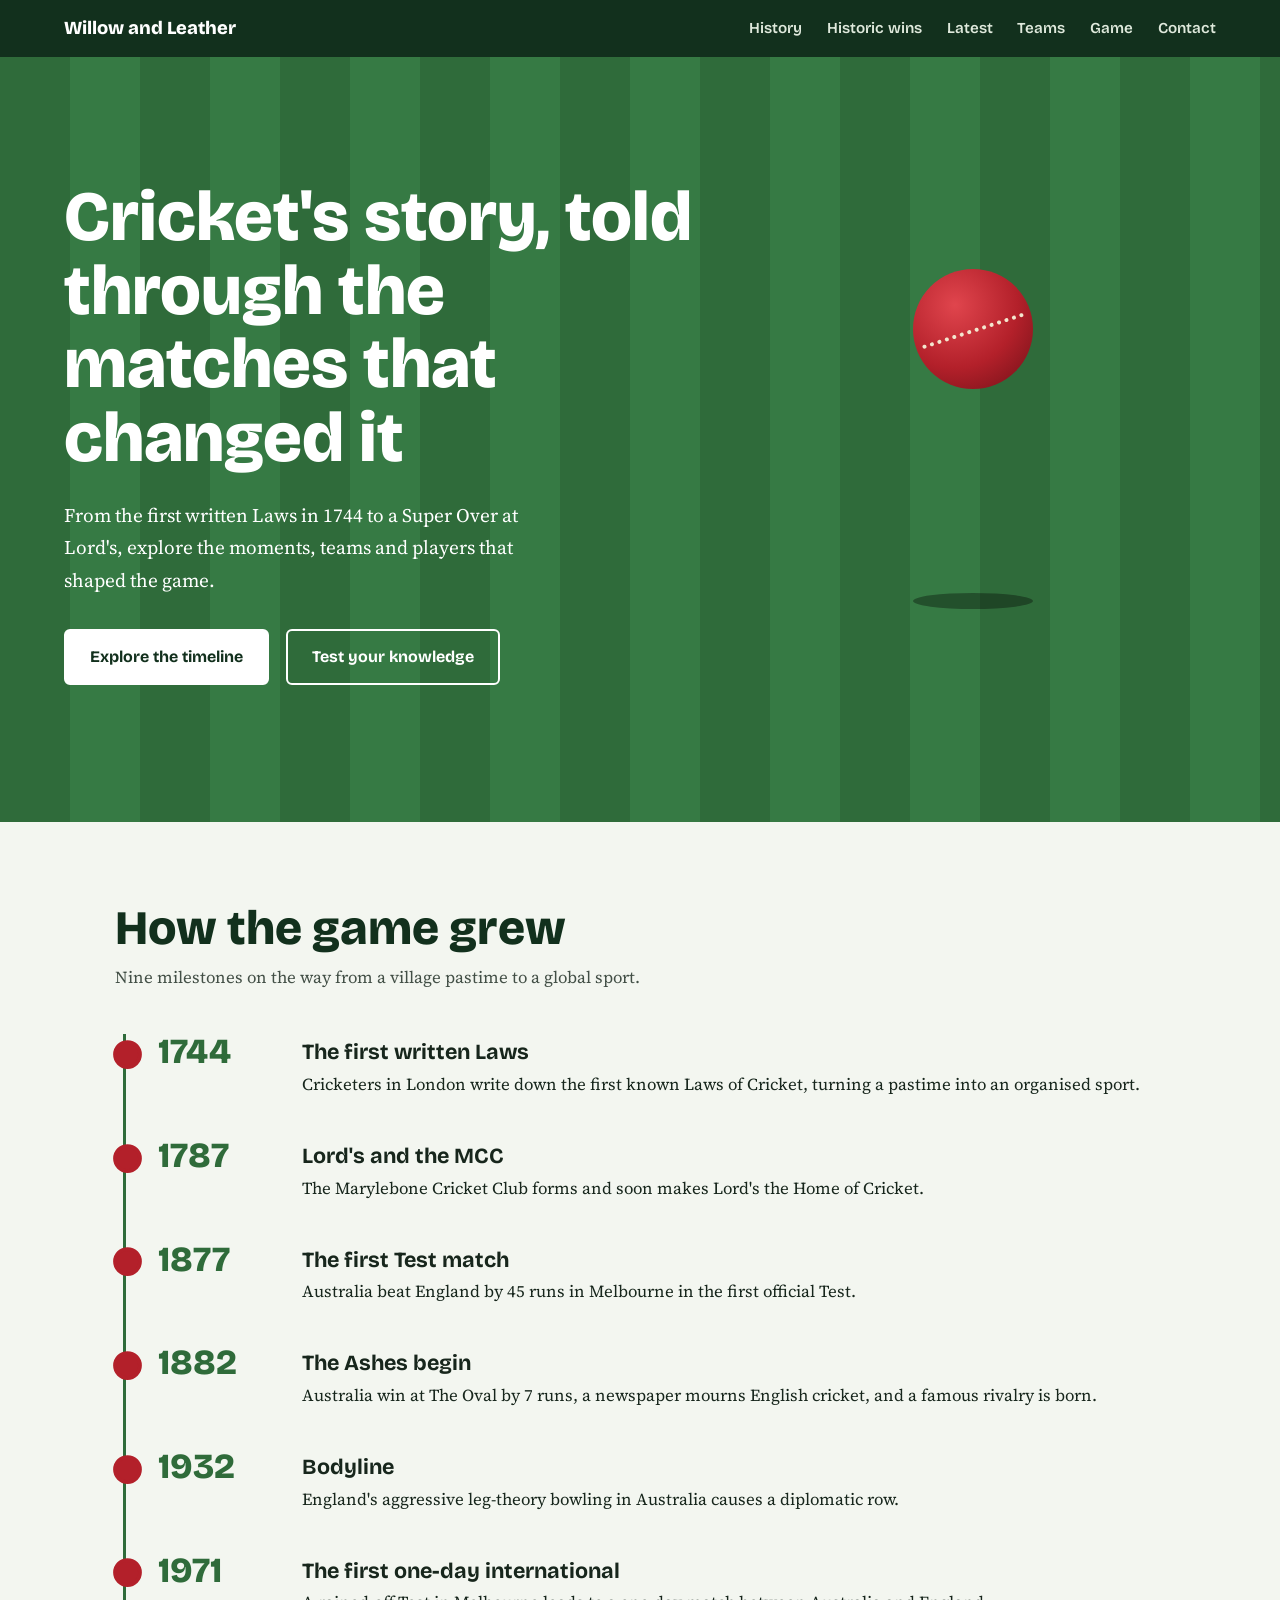
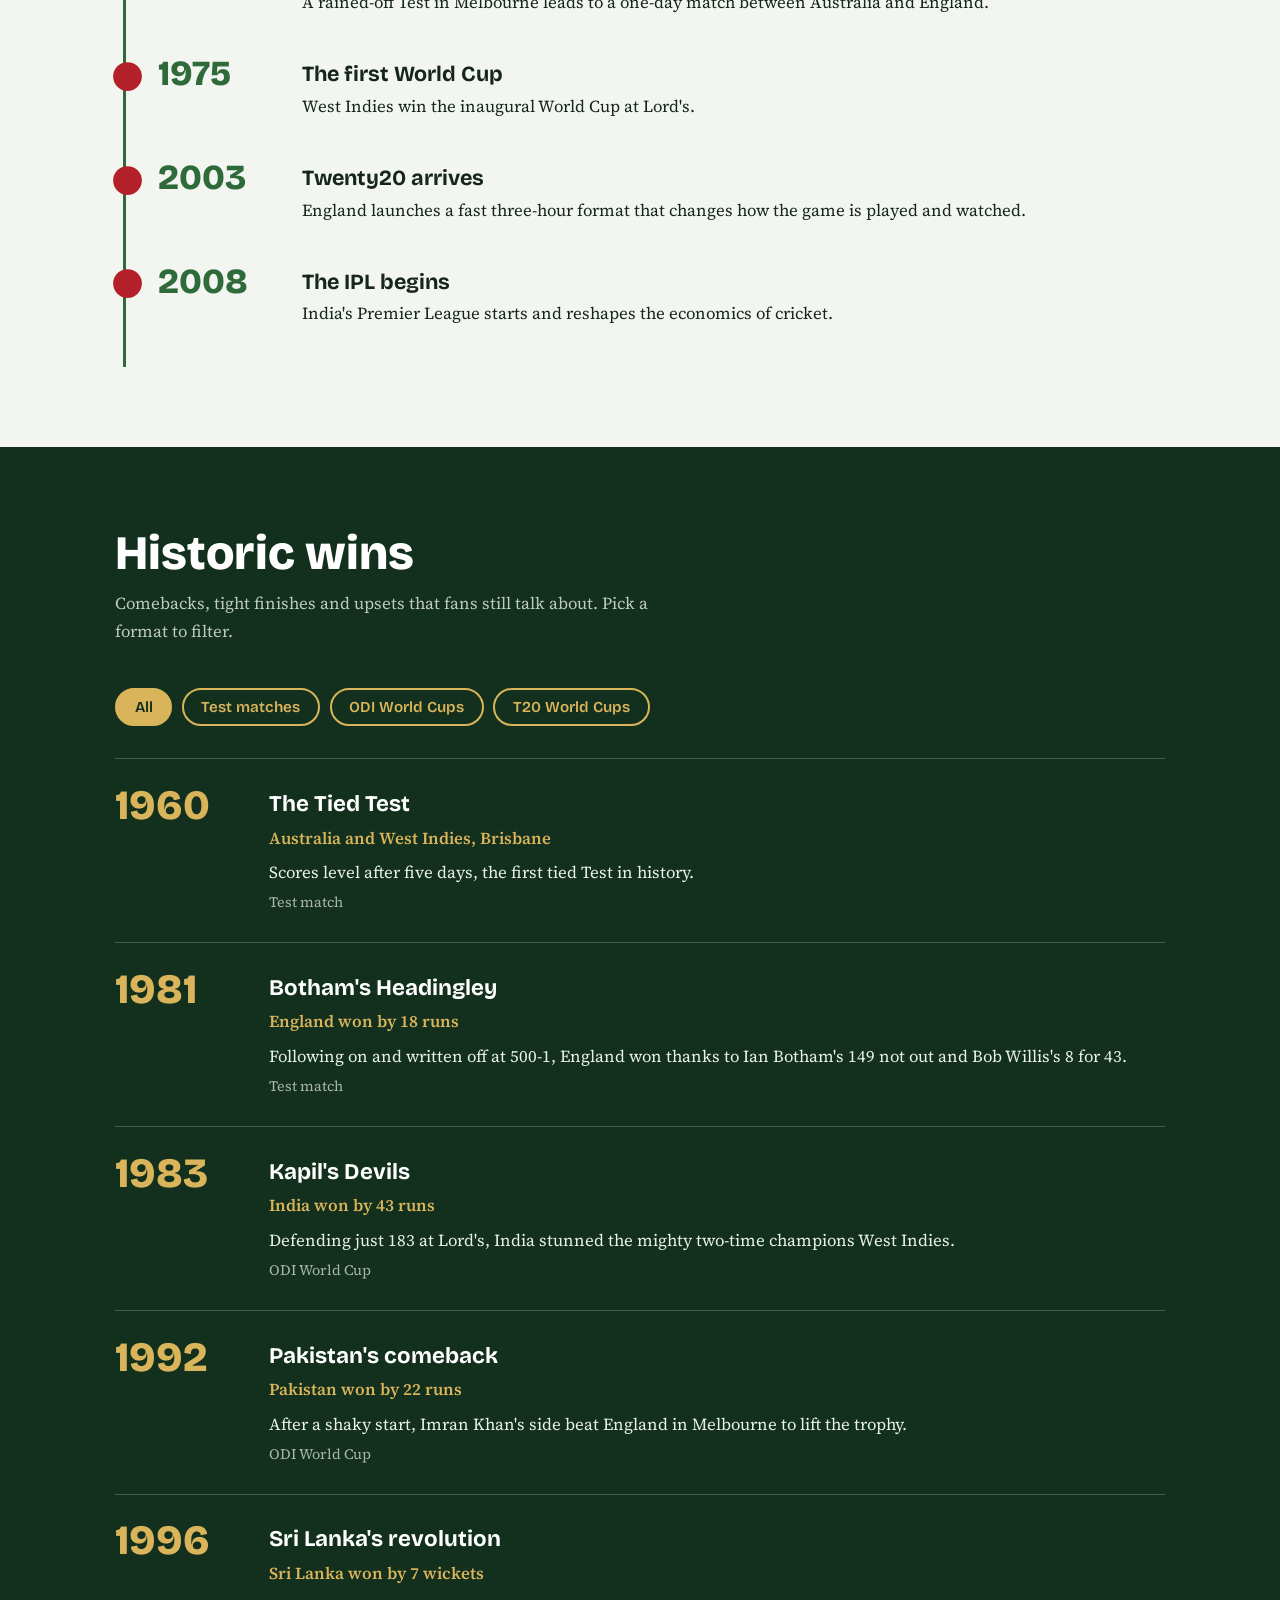
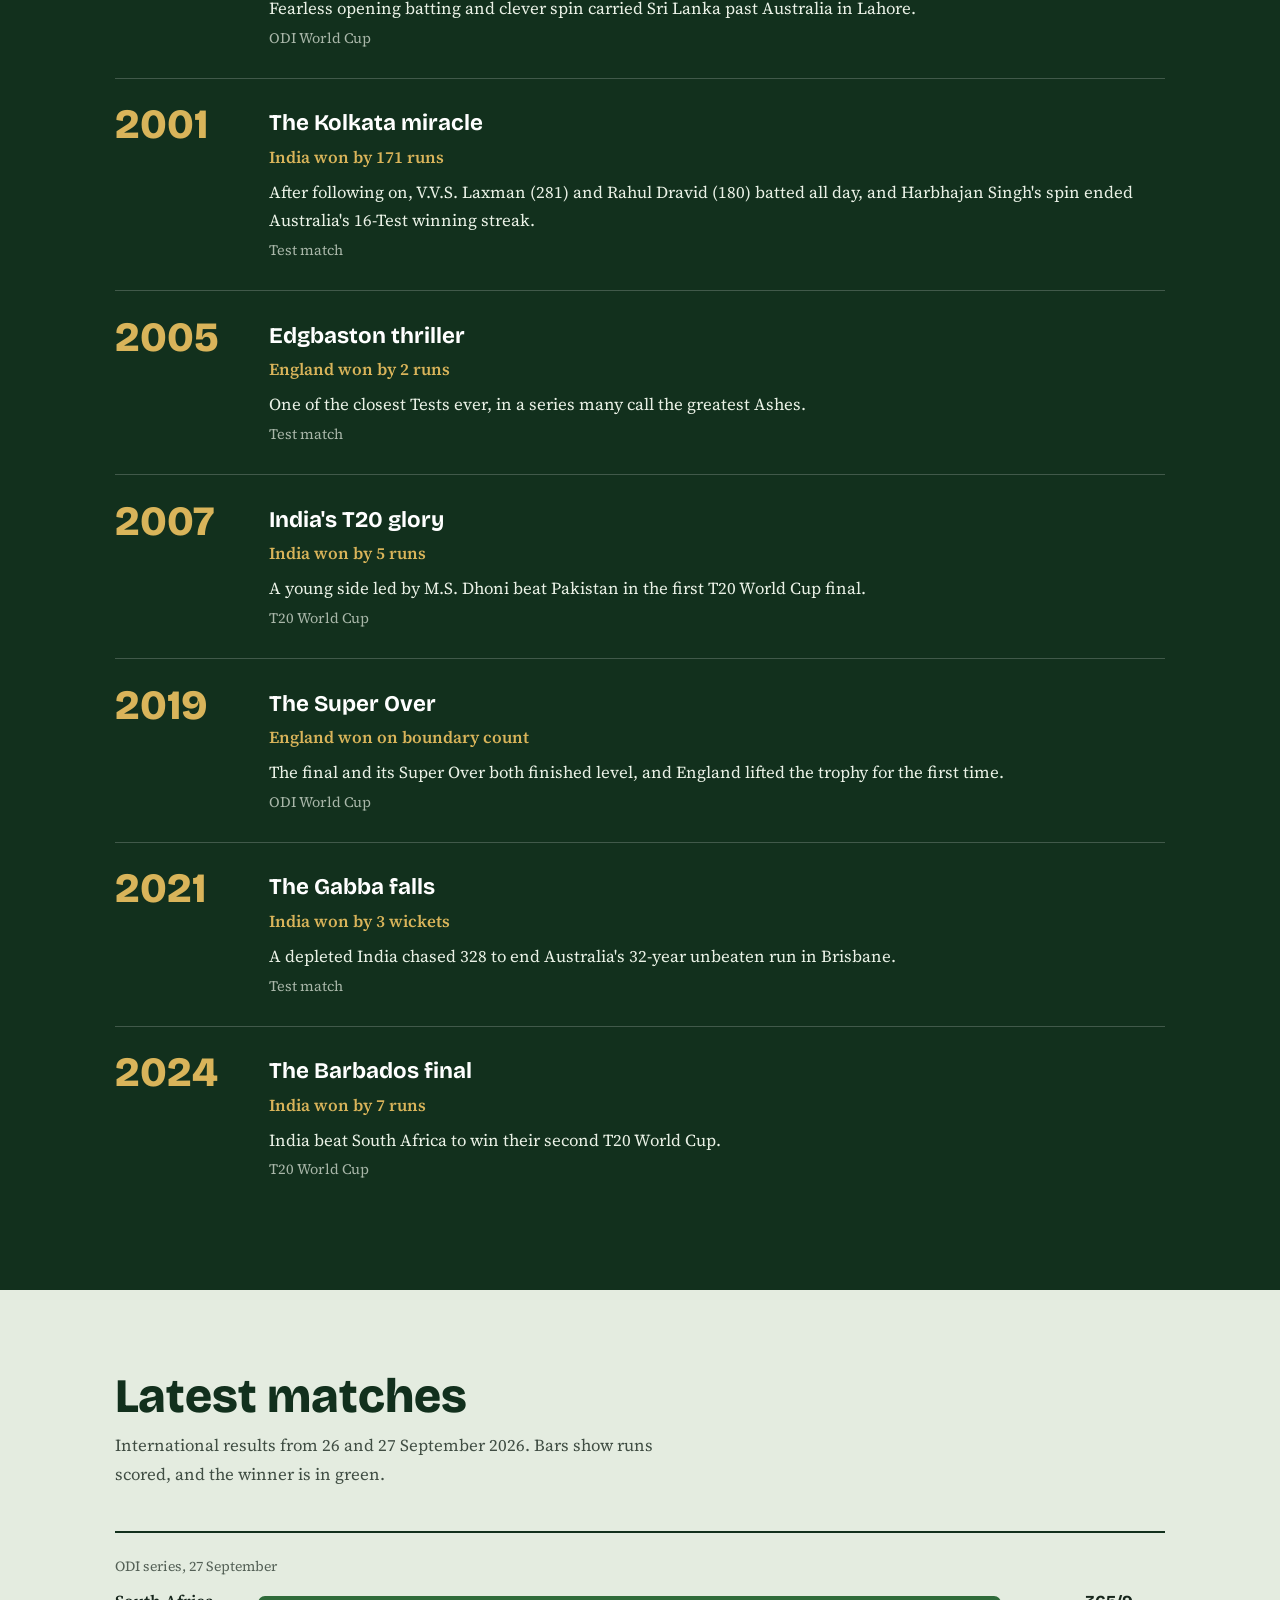
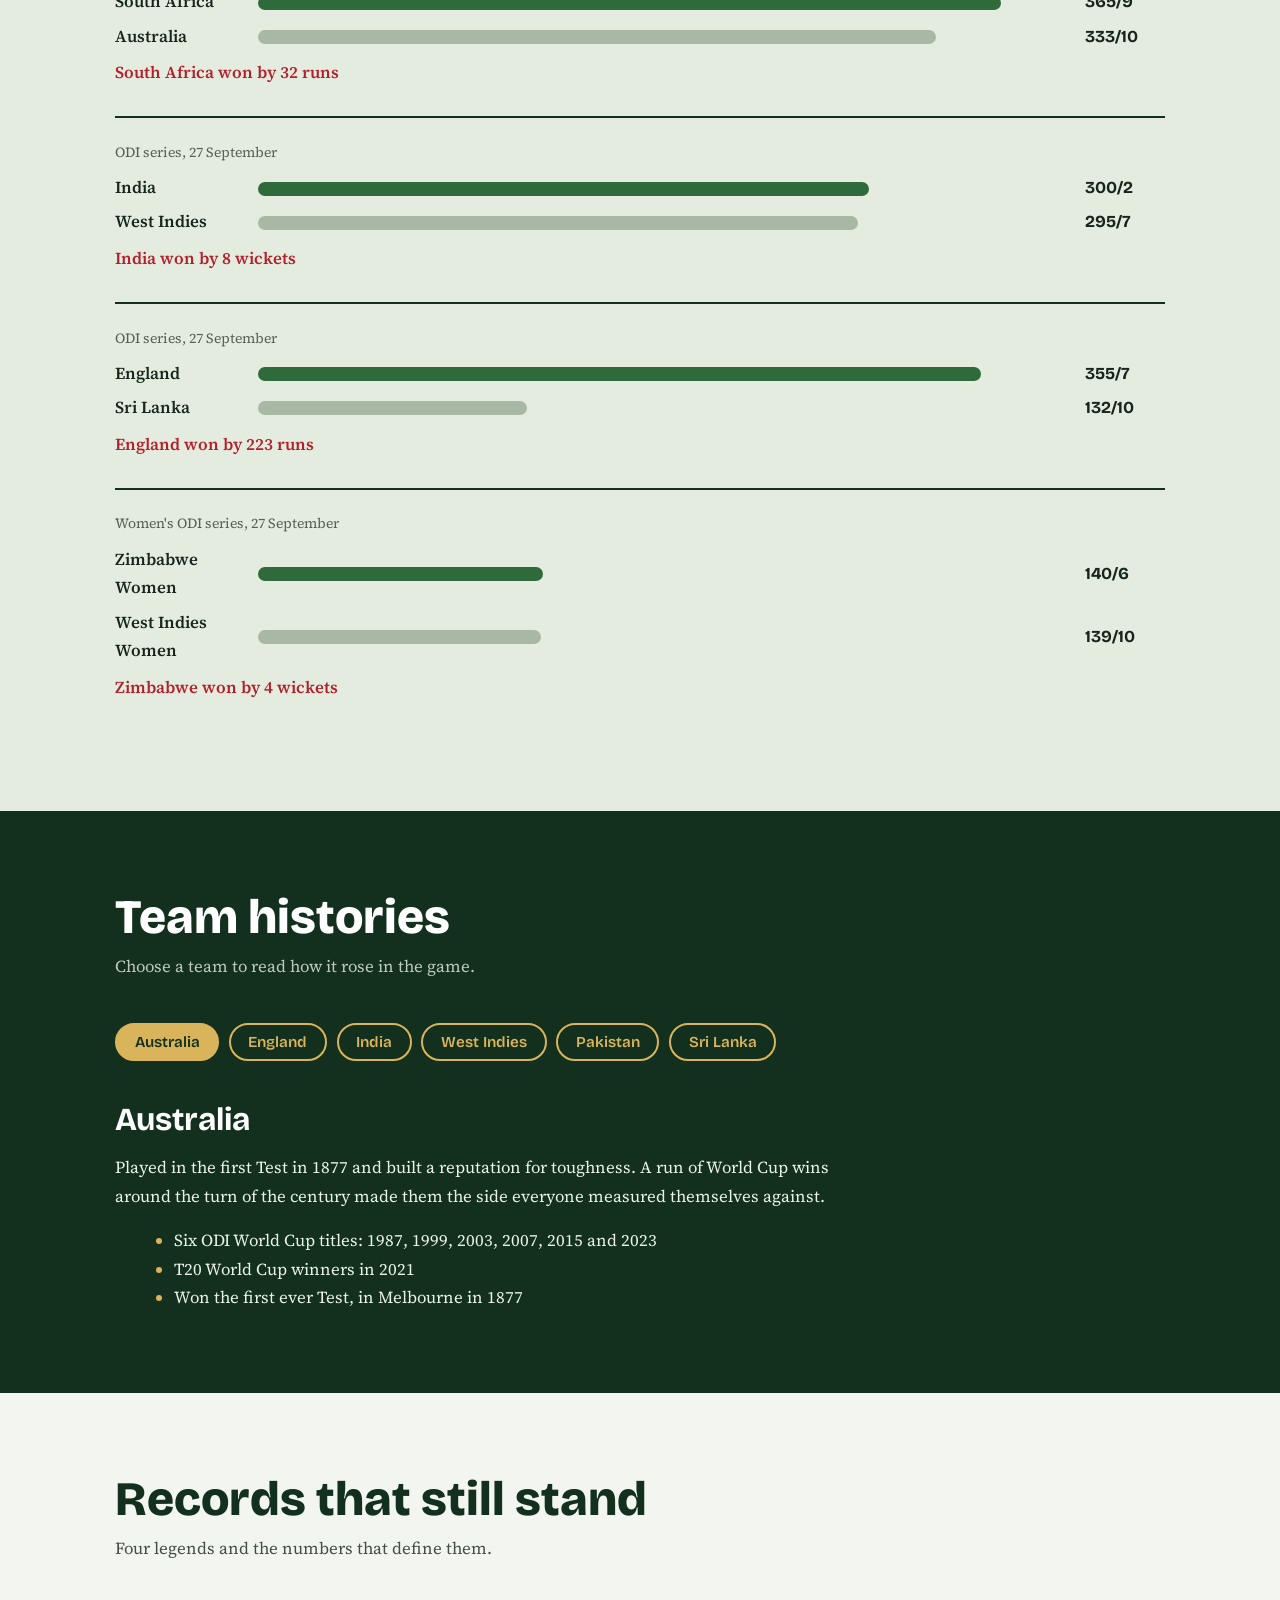
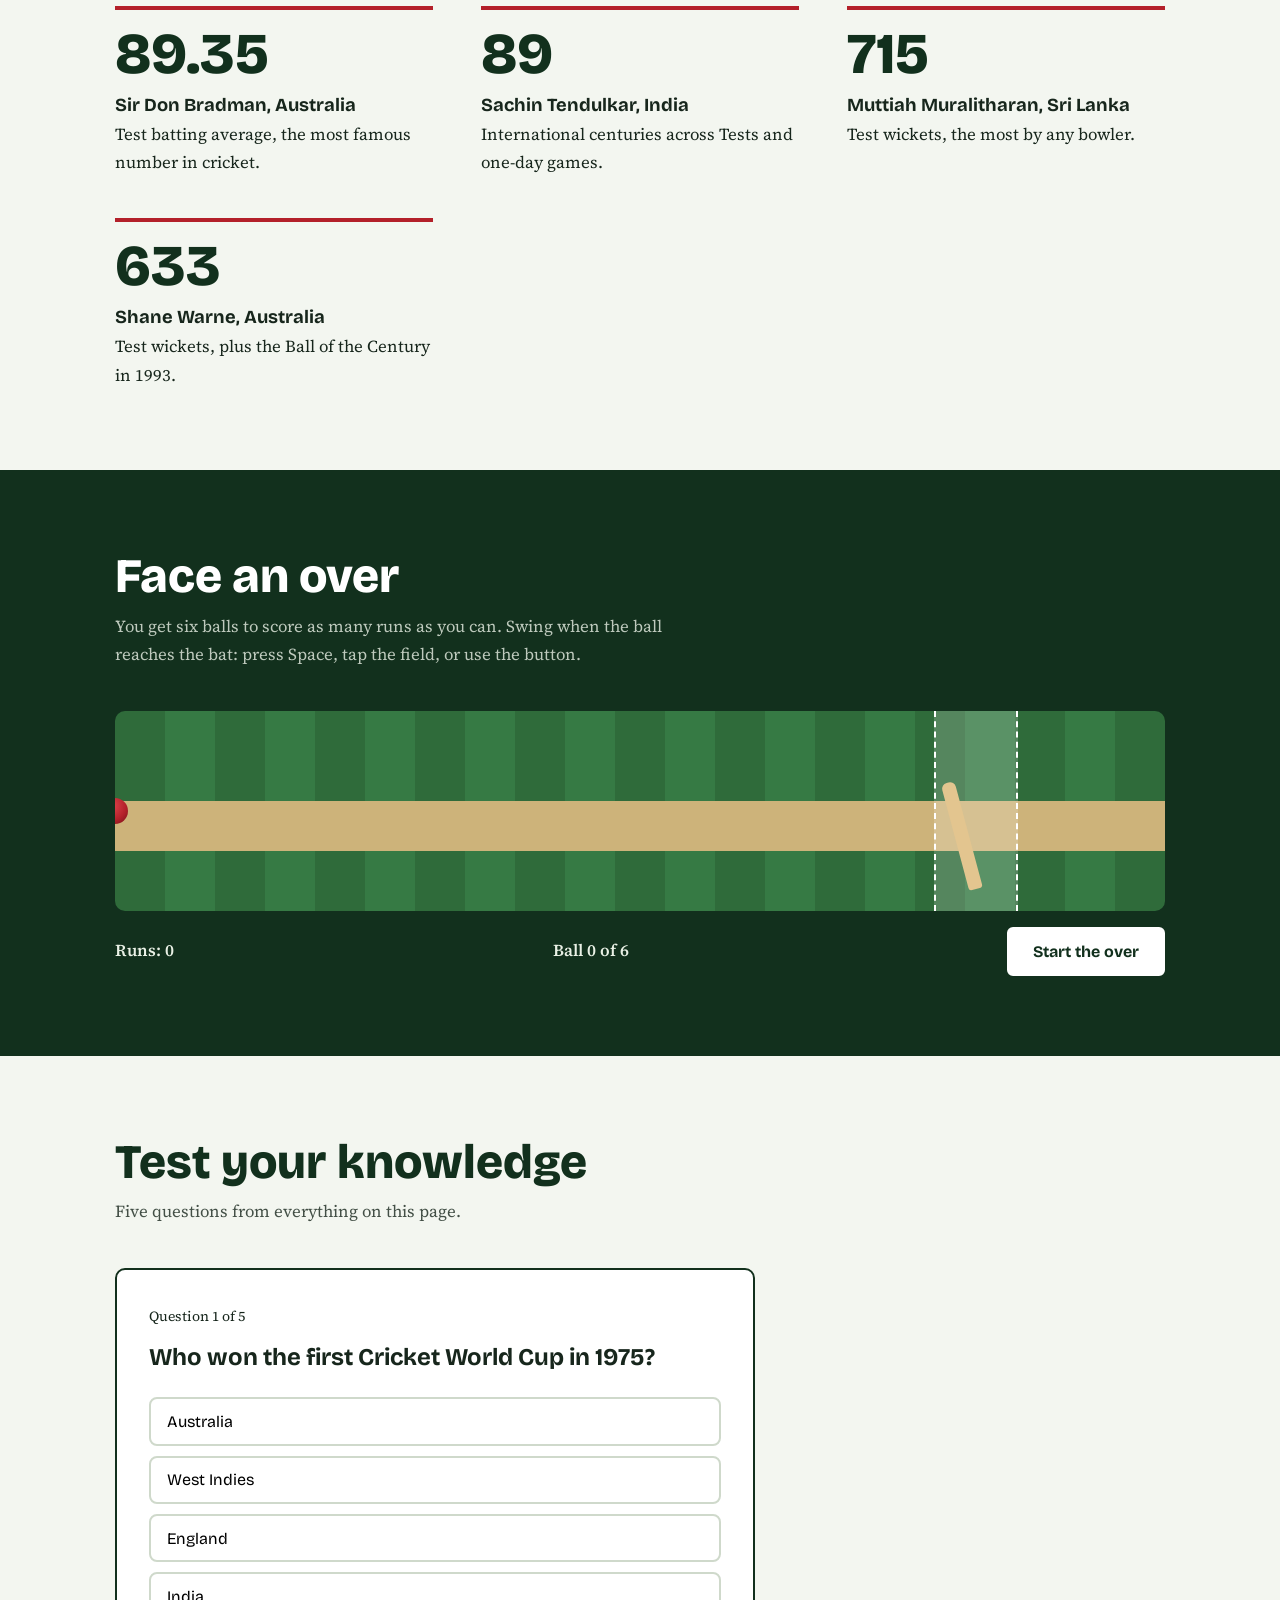
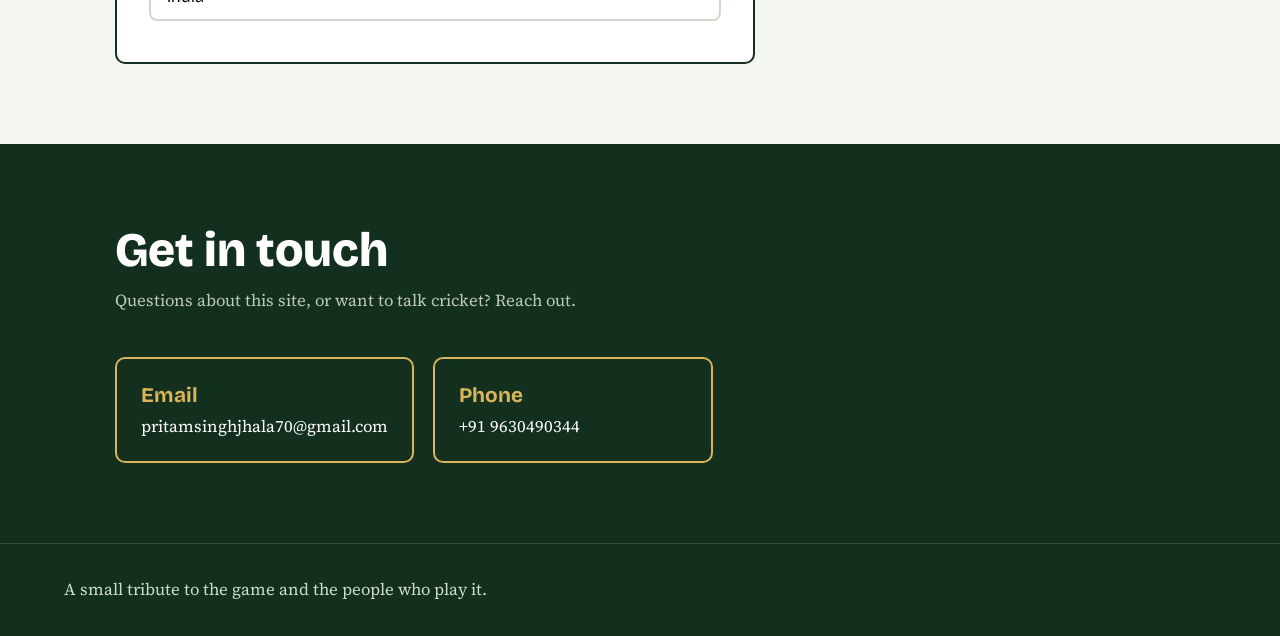
<file: index.html>
<!DOCTYPE html>
<html lang="en">
<head>
<meta charset="UTF-8">
<meta name="viewport" content="width=device-width, initial-scale=1">
<title>Willow and Leather: a history of cricket</title>
<link rel="preconnect" href="https://fonts.googleapis.com">
<link rel="preconnect" href="https://fonts.gstatic.com" crossorigin>
<link href="https://fonts.googleapis.com/css2?family=Bricolage+Grotesque:wght@600;800&family=Source+Serif+4:wght@400;600&display=swap" rel="stylesheet">
<link rel="stylesheet" href="style.css">
</head>
<body>
<nav class="nav">
  <a class="brand" href="#top">Willow and Leather</a>
  <div>
    <a href="#history">History</a>
    <a href="#wins">Historic wins</a>
    <a href="#latest">Latest</a>
    <a href="#teams">Teams</a>
    <a href="#game">Game</a>
    <a href="#contact">Contact</a>
  </div>
</nav>

<header class="hero" id="top">
  <div>
    <h1>Cricket's story, told through the matches that changed it</h1>
    <p>From the first written Laws in 1744 to a Super Over at Lord's, explore the moments, teams and players that shaped the game.</p>
    <a class="btn" href="#history">Explore the timeline</a>
    <a class="btn ghost" href="#quiz">Test your knowledge</a>
  </div>
  <div class="pitch" aria-hidden="true"><div class="ball"></div><div class="shadow"></div></div>
</header>

<main>
  <section id="history">
    <div class="wrap">
      <h2>How the game grew</h2>
      <p class="sub">Nine milestones on the way from a village pastime to a global sport.</p>
      <div id="tl" class="tl"></div>
    </div>
  </section>

  <section id="wins" class="dark">
    <div class="wrap">
      <h2>Historic wins</h2>
      <p class="sub">Comebacks, tight finishes and upsets that fans still talk about. Pick a format to filter.</p>
      <div class="fl" role="group" aria-label="Filter wins by format">
        <button class="on" data-f="all">All</button>
        <button data-f="test">Test matches</button>
        <button data-f="odi">ODI World Cups</button>
        <button data-f="t20">T20 World Cups</button>
      </div>
      <div id="list"></div>
    </div>
  </section>

  <section id="latest" class="tint">
    <div class="wrap">
      <h2>Latest matches</h2>
      <p class="sub">International results from 26 and 27 September 2026. Bars show runs scored, and the winner is in green.</p>
      <div id="lm"></div>
    </div>
  </section>

  <section id="teams" class="dark">
    <div class="wrap">
      <h2>Team histories</h2>
      <p class="sub">Choose a team to read how it rose in the game.</p>
      <div class="fl" id="tabs"></div>
      <div id="team"></div>
    </div>
  </section>

  <section id="records">
    <div class="wrap">
      <h2>Records that still stand</h2>
      <p class="sub">Four legends and the numbers that define them.</p>
      <div class="rec" id="rec"></div>
    </div>
  </section>

  <section id="game" class="dark">
    <div class="wrap">
      <h2>Face an over</h2>
      <p class="sub">You get six balls to score as many runs as you can. Swing when the ball reaches the bat: press Space, tap the field, or use the button.</p>
      <div class="field" id="field"><div class="zone"></div><div class="bat" id="bat"></div><div class="gball" id="gball"></div><div class="pop" id="pop"></div></div>
      <div class="gbar"><span id="gs">Runs: 0</span><span id="gb">Ball 0 of 6</span><button class="btn" id="swing">Start the over</button></div>
    </div>
  </section>

  <section id="quiz">
    <div class="wrap">
      <h2>Test your knowledge</h2>
      <p class="sub">Five questions from everything on this page.</p>
      <div class="quiz" id="quiz-box" aria-live="polite"></div>
    </div>
  </section>
<section id="contact" class="dark">
    <div class="wrap">
      <h2>Get in touch</h2>
      <p class="sub">Questions about this site, or want to talk cricket? Reach out.</p>
      <div class="ct">
        <a href="mailto:pritamsinghjhala70@gmail.com?subject=Cricket%20website"><b>Email</b><span>pritamsinghjhala70@gmail.com</span></a>
        <a href="tel:+"><b>Phone</b><span>+91 9630490344</span></a>
      </div>
    </div>
  </section>
</main>

<footer>A small tribute to the game and the people who play it.</footer>
<script src="script.js"></script>
</body>
</html>
</file>
<file: style.css>
:root{--pav:#12301d;--out:#2f6b3a;--out2:#367a44;--chalk:#f3f6f0;--ball:#b3202a;--brass:#d9b45a;--ink:#17261c}
*{box-sizing:border-box;margin:0}
html{scroll-behavior:smooth}
body{font:1.05rem/1.7 'Source Serif 4',Georgia,serif;background:var(--chalk);color:var(--ink)}
h1,h2,h3,strong,b,.brand,.nav a,button,.btn{font-family:'Bricolage Grotesque','Segoe UI',sans-serif}
a:focus-visible,button:focus-visible{outline:3px solid var(--brass);outline-offset:3px}

.nav{position:sticky;top:0;z-index:5;display:flex;justify-content:space-between;align-items:center;flex-wrap:wrap;gap:.5rem;padding:.8rem 5%;background:var(--pav)}
.brand{color:#fff;font-weight:800;font-size:1.15rem;text-decoration:none}
.nav div a{color:#dfe9dc;text-decoration:none;margin-left:1.3rem;font-weight:600;font-size:.95rem;transition:color .2s}
.nav div a:hover{color:var(--brass)}

.hero{min-height:85vh;display:grid;grid-template-columns:1.3fr 1fr;align-items:center;gap:2rem;padding:4rem 5%;color:#fff;background:repeating-linear-gradient(90deg,var(--out) 0 70px,var(--out2) 70px 140px)}
h1{font-size:clamp(2.4rem,5.5vw,4.4rem);font-weight:800;line-height:1.05;max-width:14em}
.hero p{max-width:32rem;margin:1.4rem 0 2rem;font-size:1.2rem}
.btn{display:inline-block;padding:.8rem 1.5rem;margin:0 .8rem .8rem 0;border-radius:6px;background:#fff;color:var(--pav);font-weight:700;text-decoration:none;border:2px solid #fff;cursor:pointer;font-size:1rem;transition:transform .2s,background .2s}
.btn:hover{transform:translateY(-2px);background:var(--brass);border-color:var(--brass)}
.btn.ghost{background:none;color:#fff}
.btn.ghost:hover{background:#fff;color:var(--pav)}

.pitch{--h:340px;position:relative;height:var(--h)}
.ball{position:absolute;left:50%;top:0;width:120px;height:120px;margin-left:-60px;border-radius:50%;background:radial-gradient(circle at 35% 30%,#e0454d,var(--ball) 55%,#6f1017);animation:drop 1.8s infinite}
.ball::before{content:"";position:absolute;left:6%;right:6%;top:50%;border-top:4px dotted #f3e7cf;transform:rotate(-18deg)}
.shadow{position:absolute;left:50%;bottom:0;width:120px;height:16px;margin-left:-60px;border-radius:50%;background:rgba(0,0,0,.35);animation:shade 1.8s infinite}
@keyframes drop{
  0%{transform:translateY(0) rotate(0);animation-timing-function:cubic-bezier(.5,0,1,.5)}
  50%{transform:translateY(calc(var(--h) - 120px)) rotate(300deg);animation-timing-function:cubic-bezier(0,.5,.5,1)}
  100%{transform:translateY(0) rotate(600deg)}}
@keyframes shade{0%,100%{transform:scale(.4);opacity:.3}50%{transform:scale(1);opacity:.6}}

section{padding:5rem 5%}
.wrap{max-width:1050px;margin:auto}
h2{font-size:clamp(2rem,4vw,3rem);line-height:1.1;font-weight:800;color:var(--pav)}
.sub{margin:.6rem 0 2.6rem;max-width:36rem;opacity:.8}

.tl{border-left:3px solid var(--out);margin-left:.5rem}
.ti{position:relative;display:grid;grid-template-columns:120px 1fr;gap:1.5rem;padding:0 0 2.4rem 2rem;opacity:.25;transition:opacity .6s}
.ti::before{content:"";position:absolute;left:-10px;top:.55rem;width:17px;height:17px;border-radius:50%;background:var(--chalk);border:3px solid var(--out);transition:.4s}
.ti.on{opacity:1}
.ti.on::before{background:var(--ball);border-color:var(--ball);transform:scale(1.25)}
.ti strong{font-size:2.2rem;line-height:1;font-weight:800;color:var(--out)}
.ti h3{font-size:1.35rem}

.dark{background:var(--pav);color:#eaf1e6}
.dark h2{color:#fff}
.fl{display:flex;flex-wrap:wrap;gap:.6rem;margin-bottom:2rem}
.fl button{padding:.5rem 1.1rem;border-radius:99px;border:2px solid var(--brass);background:none;color:var(--brass);font-weight:600;font-size:.95rem;cursor:pointer;transition:.2s}
.fl button:hover,.fl button.on{background:var(--brass);color:var(--pav)}
.w{display:grid;grid-template-columns:130px 1fr;gap:1.5rem;padding:1.6rem 0;border-top:1px solid rgba(255,255,255,.2);animation:in .5s both}
.w b{font-size:2.6rem;line-height:1;font-weight:800;color:var(--brass)}
.w h3{font-size:1.4rem;color:#fff}
.res{color:var(--brass);font-weight:600;margin:.1rem 0 .4rem}
.w span{font-size:.9rem;opacity:.7}
@keyframes in{from{opacity:0;transform:translateX(-16px)}}

.rec{display:grid;grid-template-columns:repeat(auto-fit,minmax(240px,1fr));gap:2.5rem 3rem}
.rec div{border-top:4px solid var(--ball);padding-top:1rem}
.rec b{display:block;font-size:3.6rem;line-height:1;font-weight:800;color:var(--pav)}
.rec h3{font-size:1.15rem;margin-top:.4rem}

.quiz{max-width:640px;background:#fff;border:2px solid var(--pav);border-radius:10px;padding:2rem}
.quiz h3{font-size:1.5rem;margin:.4rem 0 1.2rem}
.opt{display:block;width:100%;text-align:left;padding:.8rem 1rem;margin-bottom:.6rem;border:2px solid #cfd9cb;border-radius:8px;background:none;font-size:1rem;cursor:pointer;transition:.2s}
.opt:hover:not(:disabled){border-color:var(--out);background:#eef4ea}
.opt.ok{background:#d5ecd7;border-color:var(--out)}
.opt.no{background:#f6d6d8;border-color:var(--ball)}
.quiz .btn{background:var(--pav);color:#fff;border-color:var(--pav);margin-top:1rem}
footer{padding:2rem 5%;background:var(--pav);color:#cfdccb}

@media(max-width:760px){
  .hero{grid-template-columns:1fr;min-height:0;padding:3rem 5%}
  .pitch{--h:240px}
  .ti,.w{grid-template-columns:1fr;gap:.3rem}
  .nav div a{margin:0 .9rem 0 0}}
@media(prefers-reduced-motion:reduce){
  *{animation:none!important;transition:none!important}
  .ti{opacity:1}}

/* more motion, latest matches, teams, game, contact */
.hero h1,.hero p,.hero .btn{animation:rise .8s backwards}
.hero p{animation-delay:.2s}.hero .btn{animation-delay:.4s}.hero .btn+.btn{animation-delay:.5s}
@keyframes rise{from{opacity:0;transform:translateY(24px)}}
#bar{position:fixed;top:0;left:0;height:4px;width:0;background:var(--brass);z-index:9}
.nav div a{position:relative}
.nav div a::after{content:"";position:absolute;left:0;bottom:-4px;height:2px;width:0;background:var(--brass);transition:width .25s}
.nav div a:hover::after{width:100%}
.opt.no{animation:shake .4s}
@keyframes shake{25%{transform:translateX(-6px)}75%{transform:translateX(6px)}}
footer{border-top:1px solid rgba(255,255,255,.15)}

.tint{background:#e4ece0}
.m{padding:1.4rem 0;border-top:2px solid var(--pav)}
.m small{display:block;opacity:.7;margin-bottom:.6rem}
.row{display:grid;grid-template-columns:130px 1fr 80px;align-items:center;gap:.8rem;margin:.35rem 0}
.row span{font-weight:600}
.row i{display:block;height:14px;width:0;border-radius:7px;background:#a9b8a4;transition:width 1.2s cubic-bezier(.2,.8,.2,1)}
.row.win i{background:var(--out)}
.m.on .row i{width:var(--w)}
.m .res{color:var(--ball);margin-top:.5rem}

.tp{max-width:46rem;animation:in .5s both}
.tp h3{font-size:2rem;color:#fff}
.tp p{margin:.4rem 0}
.tp ul{margin:1rem 0 0 1.2rem}
.tp li::marker{color:var(--brass)}

.field{position:relative;height:200px;border-radius:10px;overflow:hidden;cursor:pointer;touch-action:manipulation;background:repeating-linear-gradient(90deg,var(--out) 0 50px,var(--out2) 50px 100px)}
.field::before{content:"";position:absolute;left:0;right:0;top:50%;height:50px;margin-top:-10px;background:#cdb37a}
.zone{position:absolute;left:78%;width:8%;top:0;bottom:0;background:rgba(255,255,255,.18);border-left:2px dashed #fff;border-right:2px dashed #fff}
.bat{position:absolute;left:82%;bottom:22px;width:14px;height:110px;margin-left:-7px;border-radius:6px 6px 3px 3px;background:#e3c58f;transform-origin:50% 100%;transform:rotate(-15deg)}
.bat.sw{animation:sw .3s}
@keyframes sw{40%{transform:rotate(-90deg)}}
.gball{position:absolute;left:0;top:50%;width:26px;height:26px;margin-top:-13px;border-radius:50%;background:radial-gradient(circle at 35% 30%,#e0454d,var(--ball) 60%,#6f1017);transform:translate(-50%,0)}
.pop{position:absolute;left:50%;top:14px;transform:translateX(-50%);font:800 2.4rem 'Bricolage Grotesque',sans-serif;color:#fff;opacity:0;pointer-events:none}
.pop.show{animation:pop .9s}
@keyframes pop{0%{opacity:0;transform:translateX(-50%) scale(.5)}20%{opacity:1;transform:translateX(-50%) scale(1.15)}80%{opacity:1;transform:translateX(-50%) scale(1)}100%{opacity:0}}
.gbar{display:flex;justify-content:space-between;align-items:center;flex-wrap:wrap;gap:1rem;margin-top:1rem;font-weight:600}
.gbar .btn{margin:0}

.ct{display:flex;flex-wrap:wrap;gap:1.2rem}
.ct a{display:block;min-width:280px;padding:1.2rem 1.5rem;border:2px solid var(--brass);border-radius:10px;color:#fff;text-decoration:none;transition:transform .25s,background .25s}
.ct a:hover{background:rgba(217,180,90,.15);transform:translateY(-4px)}
.ct b{display:block;font-size:1.3rem;color:var(--brass)}
@media(max-width:760px){.row{grid-template-columns:96px 1fr 70px}.field{height:170px}.ct a{min-width:100%}}
@media(prefers-reduced-motion:reduce){.pop.show{opacity:1}}
</file>
